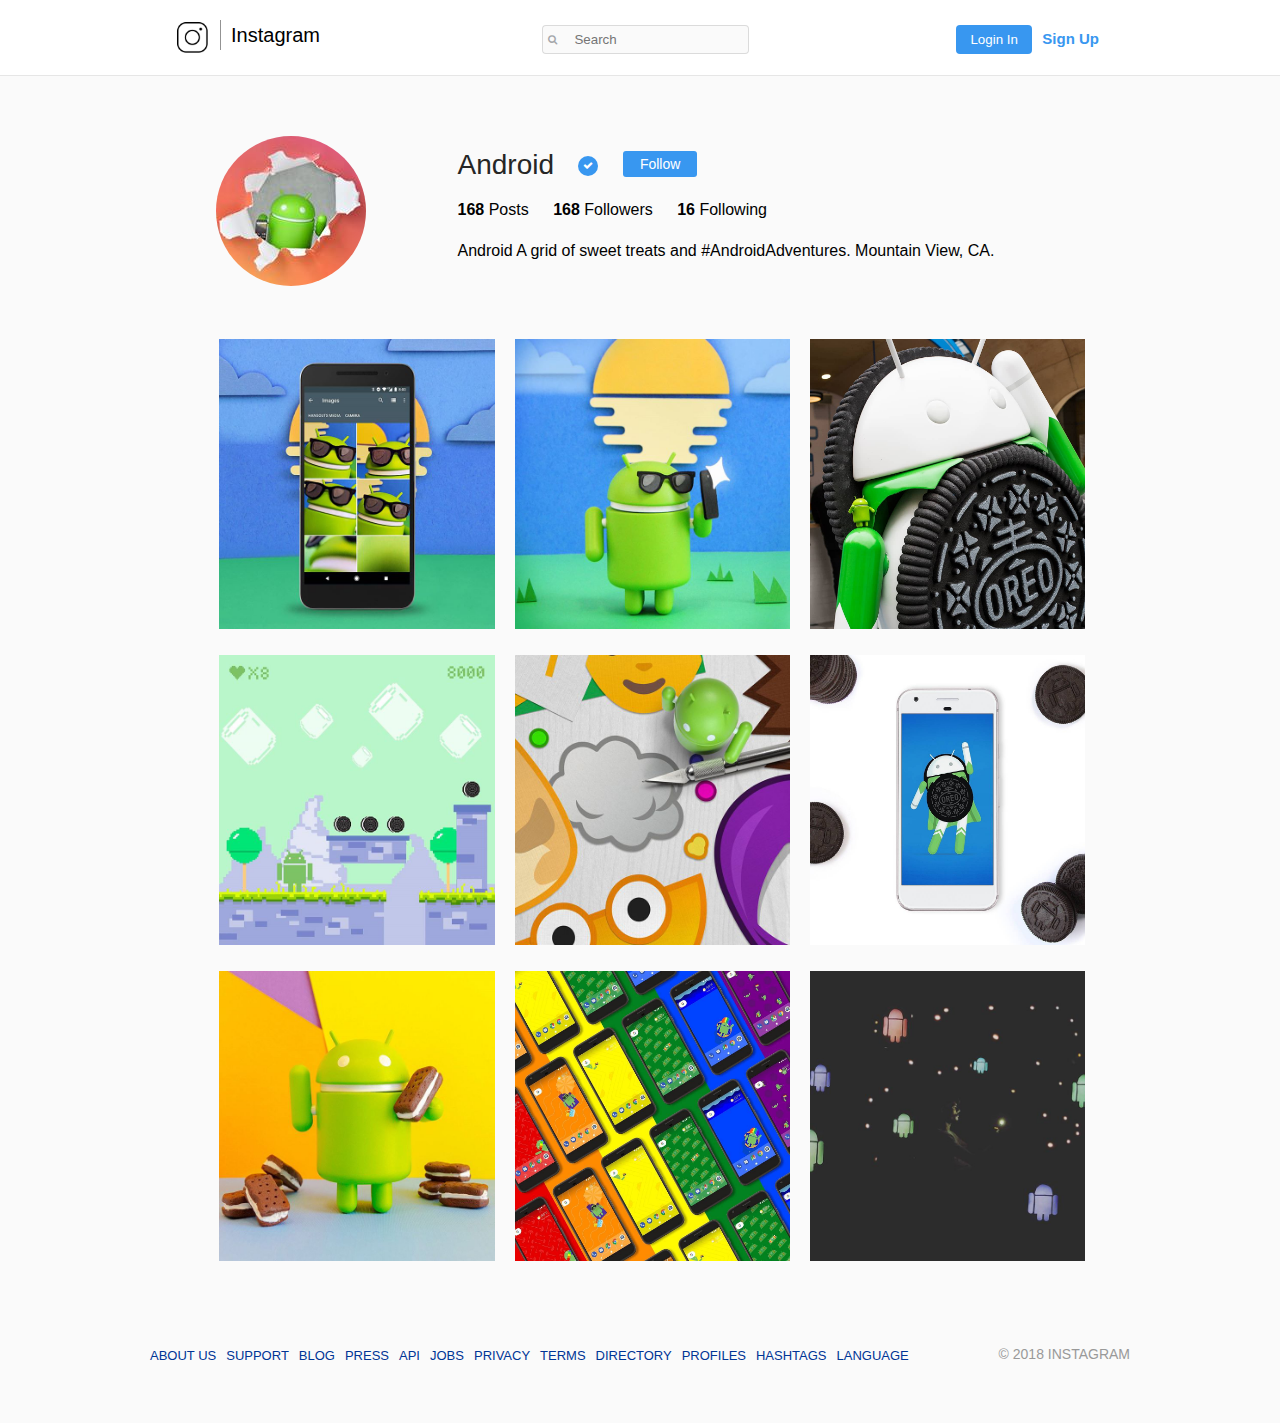
<file: index.html>
<!DOCTYPE html>
<html lang="en">
<head>
    <meta charset="UTF-8">
    <meta name="viewport" content="width=device-width, initial-scale=1.0">
    <meta http-equiv="X-UA-Compatible" content="ie=edge">
    <link rel="shortcut icon" href="./images/fav_icon.png" type="image/x-icon">
    <title>Insta Clone</title>
    <link rel="stylesheet" href="css/reset.css">
    <link rel="stylesheet" href="css/default.css">
    <link rel="stylesheet" href="css/index.css">
    <link rel="stylesheet" href="https://stackpath.bootstrapcdn.com/font-awesome/4.7.0/css/font-awesome.min.css">
</head>
<body>
    
    
    <!-- Header Navbar
        ======================================= -->
    <nav class="upper-navbar">
        <div class="container">

        <!-- logo side -->
        <div class="left-logo">
            <img src="./images/logo.png" alt="" class="brand-logo">
            <span class="logo-separator"></span>
            <h4>Instagram</h4>
        </div>

        <!-- Search -->
        <div class="search-form">
            <form action="">
                <span><i class="fa fa-search"></i></span>
                <input type="text" placeholder="Search">
            </form>
        </div>


        <!-- login & sign-up buttons -->
        <div class="right-buttons">
            <button id="login">Login In</button>
            <button id="sign-up">Sign Up</button>
        </div>

        </div>
    </nav><!-- END Header Navbar -->



    <!-- Profile Info
        ============================================== -->
    <section class="profile_info">
        <div class="container">


        <div class="image_side">
            <img src="./images/profile_image.jpg" alt="">
        </div>
        
        <div class="info_side">

            <!-- profile name & follow button -->
            <div class="upper">
                <h4 id="profile-name">Android</h4>
                <span id="verified-sign"> <i class="fa fa-check"></i> </span>
                <button id="follow-btn">Follow</button>
            </div>
            <!-- END profile name & follow button -->
            
            <!-- posts & followers & following  -->
            <div class="numbers">
                <span id="posts"><strong>168</strong> Posts</span>
                <span id="followers"><strong>168</strong> Followers</span>
                <span id="following"><strong>16</strong> Following</span>
            </div>
            <!-- END posts & followers & following  -->

            <!-- profile description -->
            <div class="description">
                <p>Android A grid of sweet treats and #AndroidAdventures. Mountain View, CA.</p>
            </div>
            <!-- END profile description -->

        </div>
        
        </div>
    </section>
    <!-- END Profile Info -->


    <!-- Posts
        ============================================ -->
    <main class="posts_wrapper">
        <div class="posts_wrapper_container">


            <!-- single post -->
            <div class="single_post">
                <img src="./images/posts/post_1.jpg" alt="" class="thumbnail_image">
                <div class="overlay_container">
                    <p> <span> <i class="fa fa-heart"></i> 100</span> <span> <i class="fa fa-comment"></i> 50</span> </p>
                </div>
            </div>
            <!-- END single post -->

            <!-- single post -->
            <div class="single_post">
                <img src="./images/posts/post_2.jpg" alt="" class="thumbnail_image">
                <div class="overlay_container">
                    <p> <span> <i class="fa fa-heart"></i> 100</span> <span> <i class="fa fa-comment"></i> 50</span> </p>
                </div>
            </div>
            <!-- END single post -->

            <!-- single post -->
            <div class="single_post">
                <img src="./images/posts/post_3.jpg" alt="" class="thumbnail_image">
                <div class="overlay_container">
                    <p> <span> <i class="fa fa-heart"></i> 100</span> <span> <i class="fa fa-comment"></i> 50</span> </p>
                </div>
            </div>
            <!-- END single post -->


            <!-- single post -->
            <div class="single_post">
                <img src="./images/posts/post_4.jpg" alt="" class="thumbnail_image">
                <div class="overlay_container">
                    <p> <span> <i class="fa fa-heart"></i> 100</span> <span> <i class="fa fa-comment"></i> 50</span> </p>
                </div>
            </div>
            <!-- END single post -->

            <!-- single post -->
            <div class="single_post">
                <img src="./images/posts/post_5.jpg" alt="" class="thumbnail_image">
                <div class="overlay_container">
                    <p> <span> <i class="fa fa-heart"></i> 100</span> <span> <i class="fa fa-comment"></i> 50</span> </p>
                </div>
            </div>
            <!-- END single post -->

            <!-- single post -->
            <div class="single_post">
                <img src="./images/posts/post_6.jpg" alt="" class="thumbnail_image">
                <div class="overlay_container">
                    <p> <span> <i class="fa fa-heart"></i> 100</span> <span> <i class="fa fa-comment"></i> 50</span> </p>
                </div>
            </div>
            <!-- END single post -->


            <!-- single post -->
            <div class="single_post">
                <img src="./images/posts/post_7.jpg" alt="" class="thumbnail_image">
                <div class="overlay_container">
                    <p> <span> <i class="fa fa-heart"></i> 100</span> <span> <i class="fa fa-comment"></i> 50</span> </p>
                </div>
            </div>
            <!-- END single post -->

            <!-- single post -->
            <div class="single_post">
                <img src="./images/posts/post_8.jpg" alt="" class="thumbnail_image">
                <div class="overlay_container">
                    <p> <span> <i class="fa fa-heart"></i> 100</span> <span> <i class="fa fa-comment"></i> 50</span> </p>
                </div>
            </div>
            <!-- END single post -->

            <!-- single post -->
            <div class="single_post">
                <img src="./images/posts/post_9.jpg" alt="" class="thumbnail_image">
                <div class="overlay_container">
                    <p> <span> <i class="fa fa-heart"></i> 100</span> <span> <i class="fa fa-comment"></i> 50</span> </p>
                </div>
            </div>
            <!-- END single post -->



        </div>
    </main>
    <!-- Posts -->




    <!-- Footer -->
    <footer>

        <ul class="sites-links">
            <li><a href="#">ABOUT US</a></li>
            <li><a href="#">SUPPORT</a></li>
            <li><a href="#">BLOG</a></li>
            <li><a href="#">PRESS</a></li>
            <li><a href="#">API</a></li>
            <li><a href="#">JOBS</a></li>
            <li><a href="#">PRIVACY</a></li>
            <li><a href="#">TERMS</a></li>
            <li><a href="#">DIRECTORY</a></li>
            <li><a href="#">PROFILES</a></li>
            <li><a href="#">HASHTAGS</a></li>
            <li><a href="#">LANGUAGE</a></li>
        </ul>

        <p class="instagram-brand">© 2018 INSTAGRAM</p>

    </footer>
    <!-- END Footer -->


    <script></script>
</body>
</html>
</file>
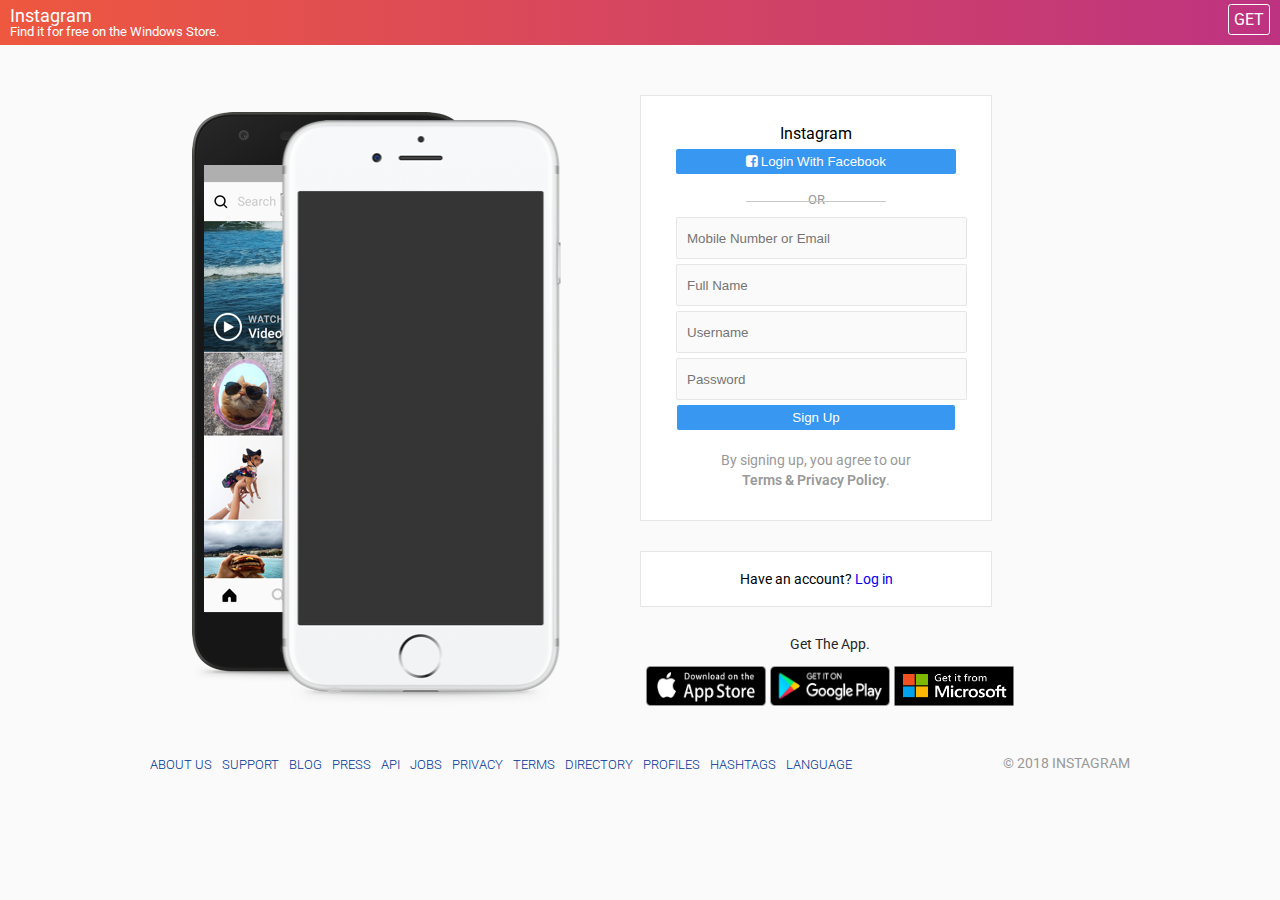
<file: landing_page.html>
<!DOCTYPE html>
<html lang="en">
<head>
    <meta charset="UTF-8">
    <meta name="viewport" content="width=device-width, initial-scale=1.0">
    <meta http-equiv="X-UA-Compatible" content="ie=edge">
    <link rel="shortcut icon" href="./images/fav_icon.png" type="image/x-icon">
    <title>Insta Clone</title>
    <link rel="stylesheet" href="css/reset.css">
    <link rel="stylesheet" href="css/default.css">
    <link rel="stylesheet" href="css/landing_page.css">
    <link href="https://fonts.googleapis.com/css?family=Roboto" rel="stylesheet">
    <link rel="stylesheet" href="https://stackpath.bootstrapcdn.com/font-awesome/4.7.0/css/font-awesome.min.css">
</head>
<body>
    
    
    <!-- Header -->
    <header class="upper-header">

        <div class="left">
            <h4>Instagram</h4>
            <p>Find it for free on the Windows Store.</p>
        </div>

        <div class="right">
            <a href="#">GET</a>
        </div>

    </header>

    <!-- Main Section -->
    <main>

        <!-- Phones Section -->
        <div class="phones-section">
            <img src="./images/38825c9d5aa2.png" alt="">
        </div>

        <!-- Form Side -->
        <div class="form-section">

            <div class="form-wrapper">

                <h4 class="brand-name">Instagram</h4>
                <button id="login-with-fb"> <i class="fa fa-facebook-square"></i> Login With Facebook</button>

                <div class="separator">
                    <span class="line line-left"></span>
                    <span class="text">OR</span>   
                    <span class="line line-right"></span>
                </div>

                <form action="">

                    <input type="text" placeholder="Mobile Number or Email">
                    <input type="text" placeholder="Full Name">
                    <input type="text" placeholder="Username">
                    <input type="text" placeholder="Password">
                    <button>Sign Up</button>

                </form>

                <p class="terms">By signing up, you agree to our <a href="">Terms & Privacy Policy</a>.</p>


            </div>

            <!-- have an account -->
            <div class="have-account-wrapper">
               <p>Have an account? <a href="#">Log in</a></p>
            </div><!-- END have an account -->

            <!-- Get The App -->
            <div class="get-the-app-wrapper">

                <p>Get The App.</p>

                <div class="images-wrapper">
                    <img src="./images/appple_store.png" alt="">
                    <img src="./images/google_play.png" alt="">
                    <img src="./images/windows_app.png" alt="">
                </div>

            </div>
            <!-- END Get The App -->

        </div>


    </main>


    <!-- Footer -->
    <footer>

        <ul class="sites-links">
            <li><a href="#">ABOUT US</a></li>
            <li><a href="#">SUPPORT</a></li>
            <li><a href="#">BLOG</a></li>
            <li><a href="#">PRESS</a></li>
            <li><a href="#">API</a></li>
            <li><a href="#">JOBS</a></li>
            <li><a href="#">PRIVACY</a></li>
            <li><a href="#">TERMS</a></li>
            <li><a href="#">DIRECTORY</a></li>
            <li><a href="#">PROFILES</a></li>
            <li><a href="#">HASHTAGS</a></li>
            <li><a href="#">LANGUAGE</a></li>
        </ul>

        <p class="instagram-brand">© 2018 INSTAGRAM</p>

    </footer>
    <!-- END Footer -->



    <script></script>
</body>
</html>
</file>
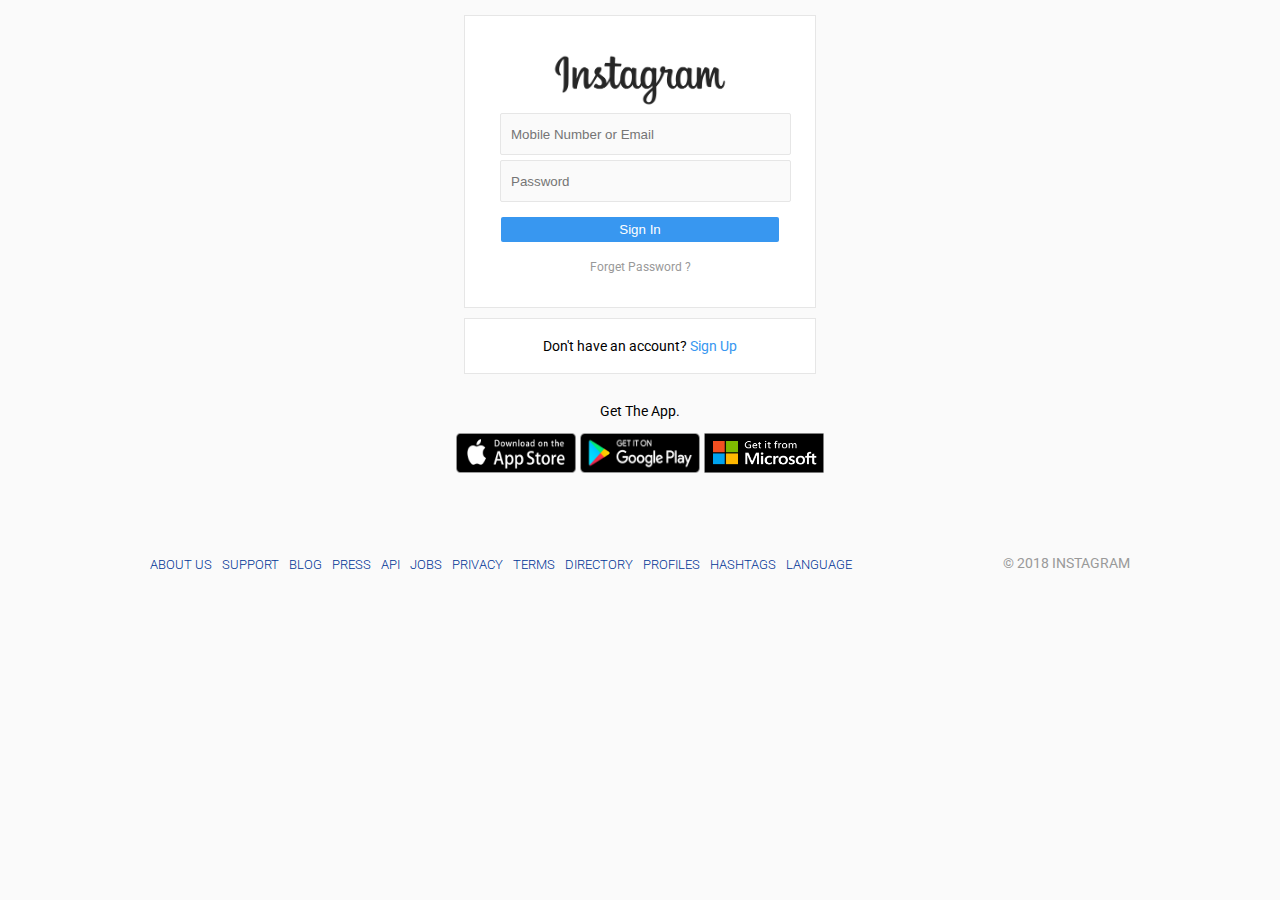
<file: sign_in.html>
<!DOCTYPE html>
<html lang="en">
<head>
    <meta charset="UTF-8">
    <meta name="viewport" content="width=device-width, initial-scale=1.0">
    <meta http-equiv="X-UA-Compatible" content="ie=edge">
    <title>Sign In</title>
    <link rel="stylesheet" href="css/reset.css">
    <link rel="stylesheet" href="css/default.css">
    <link rel="stylesheet" href="css/sign_in.css">
    <link href="https://fonts.googleapis.com/css?family=Roboto" rel="stylesheet">
    <link rel="stylesheet" href="https://stackpath.bootstrapcdn.com/font-awesome/4.7.0/css/font-awesome.min.css">
</head>
<body>
    
    
    

    <!-- Main Section -->
    <main>

        <!-- Form Side -->
        <div class="form-section">

            <div class="form-wrapper">

                <h4 class="brand-name">
                    <img src="./images/Instagram_logo_text.png" alt="">
                </h4>

                
                <form action="">

                    <input type="text" placeholder="Mobile Number or Email">
                    <input type="text" placeholder="Password">
                    <button>Sign In</button>

                </form>

                <p class="terms"><a href="">Forget Password ?</a></p>


            </div>

            <!-- have an account -->
            <div class="have-account-wrapper">
               <p>Don't have an account? <a href="#">Sign Up</a></p>
            </div><!-- END have an account -->

            <!-- Get The App -->
            <div class="get-the-app-wrapper">

                <p>Get The App.</p>

                <div class="images-wrapper">
                    <img src="./images/appple_store.png" alt="">
                    <img src="./images/google_play.png" alt="">
                    <img src="./images/windows_app.png" alt="">
                </div>

            </div>
            <!-- END Get The App -->

        </div>


    </main>


    <!-- Footer -->
    <footer>

        <ul class="sites-links">
            <li><a href="#">ABOUT US</a></li>
            <li><a href="#">SUPPORT</a></li>
            <li><a href="#">BLOG</a></li>
            <li><a href="#">PRESS</a></li>
            <li><a href="#">API</a></li>
            <li><a href="#">JOBS</a></li>
            <li><a href="#">PRIVACY</a></li>
            <li><a href="#">TERMS</a></li>
            <li><a href="#">DIRECTORY</a></li>
            <li><a href="#">PROFILES</a></li>
            <li><a href="#">HASHTAGS</a></li>
            <li><a href="#">LANGUAGE</a></li>
        </ul>

        <p class="instagram-brand">© 2018 INSTAGRAM</p>

    </footer>
    <!-- END Footer -->



    <script></script>
</body>
</html>
</file>
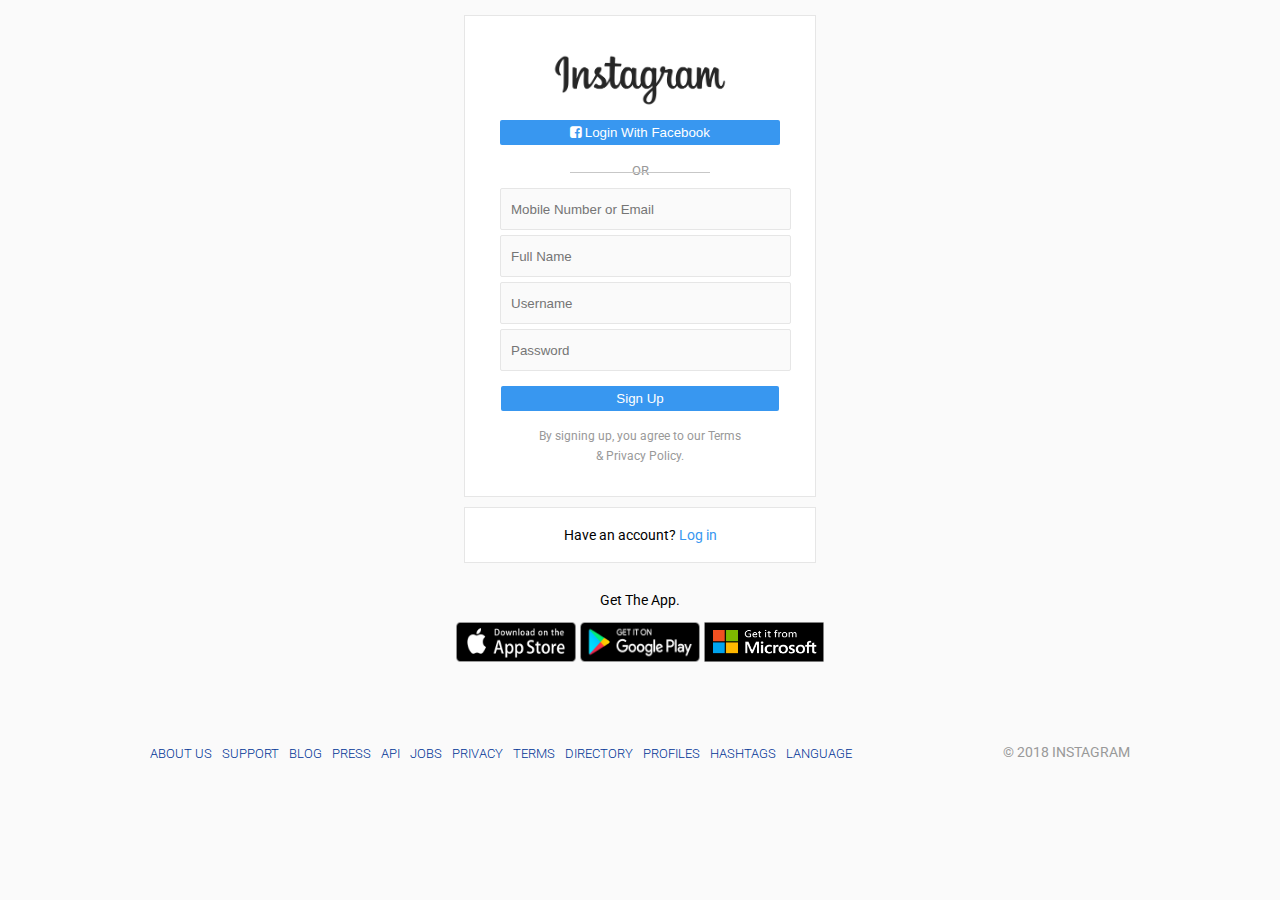
<file: sign_up.html>
<!DOCTYPE html>
<html lang="en">
<head>
    <meta charset="UTF-8">
    <meta name="viewport" content="width=device-width, initial-scale=1.0">
    <meta http-equiv="X-UA-Compatible" content="ie=edge">
    <link rel="shortcut icon" href="./images/fav_icon.png" type="image/x-icon">
    <title>Sign In</title>
    <link rel="stylesheet" href="css/reset.css">
    <link rel="stylesheet" href="css/default.css">
    <link rel="stylesheet" href="css/sign_in.css">
    <link href="https://fonts.googleapis.com/css?family=Roboto" rel="stylesheet">
    <link rel="stylesheet" href="https://stackpath.bootstrapcdn.com/font-awesome/4.7.0/css/font-awesome.min.css">
</head>
<body>
    
    
    

    <!-- Main Section -->
    <main>

        <!-- Form Side -->
        <div class="form-section">

            <div class="form-wrapper">

                <h4 class="brand-name">
                    <img src="./images/Instagram_logo_text.png" alt="">
                </h4>
                <button id="login-with-fb"> <i class="fa fa-facebook-square"></i> Login With Facebook</button>

                <div class="separator">
                    <span class="line line-left"></span>
                    <span class="text">OR</span>   
                    <span class="line line-right"></span>
                </div>

                <form action="">

                    <input type="text" placeholder="Mobile Number or Email">
                    <input type="text" placeholder="Full Name">
                    <input type="text" placeholder="Username">
                    <input type="text" placeholder="Password">
                    <button>Sign Up</button>

                </form>

                <p class="terms">By signing up, you agree to our <a href="">Terms & Privacy Policy</a>.</p>


            </div>

            <!-- have an account -->
            <div class="have-account-wrapper">
               <p>Have an account? <a href="#">Log in</a></p>
            </div><!-- END have an account -->

            <!-- Get The App -->
            <div class="get-the-app-wrapper">

                <p>Get The App.</p>

                <div class="images-wrapper">
                    <img src="./images/appple_store.png" alt="">
                    <img src="./images/google_play.png" alt="">
                    <img src="./images/windows_app.png" alt="">
                </div>

            </div>
            <!-- END Get The App -->

        </div>


    </main>


    <!-- Footer -->
    <footer>

        <ul class="sites-links">
            <li><a href="#">ABOUT US</a></li>
            <li><a href="#">SUPPORT</a></li>
            <li><a href="#">BLOG</a></li>
            <li><a href="#">PRESS</a></li>
            <li><a href="#">API</a></li>
            <li><a href="#">JOBS</a></li>
            <li><a href="#">PRIVACY</a></li>
            <li><a href="#">TERMS</a></li>
            <li><a href="#">DIRECTORY</a></li>
            <li><a href="#">PROFILES</a></li>
            <li><a href="#">HASHTAGS</a></li>
            <li><a href="#">LANGUAGE</a></li>
        </ul>

        <p class="instagram-brand">© 2018 INSTAGRAM</p>

    </footer>
    <!-- END Footer -->



    <script></script>
</body>
</html>
</file>
<file: css/default.css>
body{
    background-color:#fafafa;
    font-family: 'Roboto', sans-serif;
}

a{
    text-decoration:none; 
}




.form-wrapper .separator{
    width:40%;
    margin:0 auto; 
    margin-top:10px;
    margin-bottom:10px;
    position: relative;
}

.form-wrapper .separator span.line{
    position: absolute;
    width:100px;
    height: 1px;
    display: block;
    background-color:#c7c7c7;
    top:10px; 
}
.form-wrapper .separator span.line-left{
    left:0px; 
}

.form-wrapper .separator span.line-right{
    right:0px;
}



.form-wrapper .separator span.text{
    font-size:13px; 
    color:#999; 
}




/* Footer
    =======================================  */
footer{
    max-width: 980px;
    margin:0 auto;
    margin-top: 40px;
    margin-bottom:60px; 
}

footer:before,
footer:after{
    content: '';
    display:block; 
}
footer:after{
    clear: both;
}


/* site links */
footer .sites-links{
    float:left; 
}
footer .sites-links,
footer .sites-links{
    content: '';
    display:block; 
}
footer .sites-links{
    clear: both;
}

footer .sites-links li{
    float:left;
    margin-right: 10px;
}
footer .sites-links li a{
    font-size:13px;
    color:#003596;
    font-weight:300;   
}


/* instagram brand */
footer .instagram-brand{
    float: right;
    color:#999; 
    font-size:14px; 
}
</file>
<file: css/index.css>
/* Navbar
    ===============================================  */
nav.upper-navbar{
    border-bottom:solid 1px #e6e6e6;
    background-color:#FFF;
    height:75px; 
}
nav.upper-navbar:before,
nav.upper-navbar:after{
    content: '';
    display:block; 
}
nav.upper-navbar:after{
    clear: both;
}


nav.upper-navbar .container{
    max-width:930px;
    margin:0 auto; 
}


/* logo side */
nav.upper-navbar .search-form{
    margin:0 auto;
    width: 215px;
    padding-top:25px;
    display:inline-block;
    position: relative; 
    left: 25%;
}
nav.upper-navbar .search-form form{}

nav.upper-navbar .search-form form span{
    background-color:#fafafa;
    border:solid 1px #dbdbdb;
    border-right:none; 
    display: inline-block;
    width:10%;
    position: relative;
    right: -4px;
    top: -1px;
    border-top-left-radius:4px; 
    border-bottom-left-radius:4px;
}
nav.upper-navbar .search-form form span i{
    font-size:10px;
    padding:8.5px 5px;
    color:#a5a7aa; 
}

nav.upper-navbar .search-form form input[type="text"]{
    background-color:#fafafa;
    border:solid 1px #dbdbdb;
    border-radius:4px;
    border-top-left-radius:0px; 
    border-bottom-left-radius:0px;
    border-left:none; 
    height:25px;
    padding-left:10px;    
    width:80%; 
    display: inline-block;
    outline: none;
}



/* search bar */
nav.upper-navbar .left-logo{
    float:left;
    width:130px;
    position: relative;
    top:20px; 
}
nav.upper-navbar .left-logo:before,
nav.upper-navbar .left-logo::after{
    content:'';
    display:block;  
}
nav.upper-navbar .left-logo::after{
    clear: both;
}


nav.upper-navbar .left-logo img{
    max-width:35px;
    float: left;
}
nav.upper-navbar .left-logo span.logo-separator{
    display: inline-block;
    width:1px;
    height: 30px;
    background-color:#939393;
    position: relative;
    left: 10px;
}

nav.upper-navbar .left-logo h4{
    float: right;
    position: relative;
    right: -15px;
    top: 5px;
    font-size:20px; 
}


/* buttons side */
nav.upper-navbar .right-buttons{
    float:right;
    position: relative;
    top: 25px;
}

nav.upper-navbar .right-buttons button{
    border:none; 
}

nav.upper-navbar .right-buttons button#login{
    background-color:#3897f0; 
    color:#FFFFFF;
    padding:7px 14px;
    text-align: center;
    border-radius:4px;  
}

nav.upper-navbar .right-buttons button#sign-up{
    color:#3897f0;
    background-color:transparent;
    font-size:15px;
    font-weight:bold;   
}


/* Profile Information Info
    ============================  */
section.profile_info{
    margin-top:60px; 
}
section.profile_info:before,
section.profile_info:after{
    content:'';
    display: block; 
}
section.profile_info:after{
    clear: both;
}

/* container */
section.profile_info .container{
    max-width: 930px;
    margin:0 auto; 
}



/* Image Side
    ===================  */
section.profile_info .image_side{
    float: left;
    width: 25%;
    text-align:center; 
}
section.profile_info .image_side img{
    max-width:153px;
    border-radius:50%; 
}




/* info Side
    ===================  */
section.profile_info .info_side{
    float: right;
    width: 75%;
    padding-top:15px; 
}


/* Upper */
section.profile_info .info_side .upper{
    padding-left:50px; 
     
}

section.profile_info .info_side .upper #profile-name{
    font-size:28px;
    color:#262626;
    font-weight: lighter;
    display: inline-block;
}
section.profile_info .info_side .upper #verified-sign{
    display: inline-block;
    width:20px; 
    height:20px;
    border-radius:50%;
    color:#FFF;
    background-color:#3897f0;
    text-align:center;
    margin-left:20px; 
    margin-right:20px; 
}
section.profile_info .info_side .upper #verified-sign{
    font-size:10px;
    line-height:20px;
    position: relative;
    top:-5px; 
}
section.profile_info .info_side .upper #follow-btn{
    display: inline-block;
    background-color:#3897f0;
    color:#FFF;
    border:none;
    padding:5px 17px;
    text-align:center;
    border-radius:3px;
    font-size:14px; 
    position: relative;
    top:-5px; 
}


/* numbers */
section.profile_info .info_side .numbers{
     margin-top:20px; 
     margin-bottom:25px; 
     padding-left:50px; 
}
section.profile_info .info_side .numbers strong{
    font-weight:bolder;
    font-size:16px;  
}


section.profile_info .info_side .numbers span{
    font-size:16px;
    margin-right:20px; 
}
section.profile_info .info_side .numbers #posts{}
section.profile_info .info_side .numbers #followers{}
section.profile_info .info_side .numbers #following{}


/* description */
section.profile_info .info_side .description{
    padding-left:50px; 
}



/* Main Section
    Posts Wrapper
    ====================================================================== */
.posts_wrapper{
    max-width:935px;
    margin:0 auto; 
    margin-top:50px;
    margin-bottom:60px; 
}

.posts_wrapper_container{
    position: relative;
    width:100%; 
}

.posts_wrapper_container:before,
.posts_wrapper_container:after{
    content:'';
    display:block;  
}
.posts_wrapper_container:after{
    clear: both;
}




/* Single Post */
.posts_wrapper_container .single_post{
    position: relative;
    overflow: hidden;
    cursor: pointer;
}

.posts_wrapper_container .single_post .thumbnail_image{
    position: relative;
    width:100%;
    height:100%; 
}

.posts_wrapper_container .single_post .overlay_container{
    position:absolute;
    left:0px;
    top:0px;
    width:100%;   
    height:100%;
    background-color:rgba(000, 000, 000, 0.3);
    text-align:center;
    display:none; 
}
.posts_wrapper_container .single_post .overlay_container p{
    color:#FFF;
    font-size:18px;
    line-height:300px; 
}
.posts_wrapper_container .single_post .overlay_container p span:first-child{
    margin-right:35px; 
}

.posts_wrapper_container .single_post:hover > .overlay_container{
    display:block; 
}












/** ========================================================================
    Media Queries
    ======================================================================== **/





/** =================================================
    320px and larger
    ================================================= **/
    @media only screen and (min-width : 320px) {
        
        .posts_wrapper_container{
            width:80%;
            margin:0 auto;   
        }

        /* single post */
        .posts_wrapper_container .single_post{
            float: none;
            width:100%;
            height:290px;
            margin-bottom:26px;
            margin-right:0px;
        }
        
        
    }
    
    
    
    
/** =================================================
    480px and larger
    ================================================= **/
    /* Extra Small Devices, Phones */ 
    @media only screen and (min-width : 480px) {
        
        
        .posts_wrapper_container{
            width:95%;
            margin:0 auto;
            margin-left:5%; 
        }

        /* single post */
        .posts_wrapper_container .single_post{
            float: left;
            width:45%;
            height:290px;
            margin-right:25px;
        }
        
        
    }
    
    
    
    
    
/** =================================================
    768px and larger
    ================================================= **/
    /* Small Devices, Tablets */
    @media only screen and (min-width : 768px) {
        
        
     /* single post */
    .posts_wrapper_container .single_post{
        float: left;
        width:31%;
        height:290px;
        margin-bottom:26px;
        margin-right:20px;
    }

        

        
        

}
    
    
    
    
/** =================================================
    992px and larger
    ================================================= **/
/* Medium Devices, Desktops */
@media only screen and (min-width : 992px) {
    
        
        
    
    
}
    
    
    
    
    
    
    
    
/** =================================================
    1200px and larger
    ================================================= **/
/* Large Devices, Wide Screens */
@media only screen and (min-width : 1200px) {
    
    
    
    
    
    
}
</file>
<file: css/landing_page.css>
/* Header
    =======================================  */
header.upper-header{
    background: linear-gradient(to left, #bd3381, #ee583f);
    padding:7px 10px; 
}
header.upper-header:before,
header.upper-header:after{
    content: '';
    display: block;
}
header.upper-header:after{
    clear:both; 
}


header.upper-header .left{
    float:left;
    color:#FFF;
}
header.upper-header .left h4{
    font-size:18px; 
}
header.upper-header .left p{
    font-size:13px; 
}




header.upper-header .right{
    float:right;
}
header.upper-header .right a{
    border:solid 1px #FFF;
    border-radius:3px; 
    padding: 5px;
    color: #FFF;
    position: relative;
    top:5px; 
}



/* Main
    =======================================  */
main{
    max-width: 980px;
    margin:0 auto;
    margin-top: 50px; 
}
main:before,
main:after{
    content:'';
    display: block; 
}
main:after{
    clear: both;
}

/** Phones Section
    ==============  **/
main .phones-section{
    float:left;
    width:50%;  
}
main .phones-section img{

}






/** Form Section
    ==============  **/
main .form-section{
    float:right;
    width:50%;
}

/* form wrapper */
main .form-section .form-wrapper{
    background-color:#FFF;
    border:solid 1px #e6e6e6;
    max-width: 350px;
    text-align:center; 
    padding:30px 0px; 
}


/* Form */
main .form-section .form-wrapper form{
    width:80%;
    margin:0 auto;  
}

/* text input */
main .form-section .form-wrapper form input[type="text"],
main .form-section .form-wrapper form input[type="email"],
main .form-section .form-wrapper form input[type="password"]{
    display: block;
    width:99%;
    margin-bottom:5px;
    height:38px;
    border:solid 1px #e6e6e6;
    border-radius:2px;
    background-color:#fafafa;
    padding-left:10px;     
}

/* sign up button */
main .form-section .form-wrapper form button{
    background-color:#3897f0;
    color:#FFF;
    padding:5px;   
    width:99%;
    border-radius:2px;
    border:none;
    margin-bottom:10px; 
}



/* login with fb */
main .form-section .form-wrapper #login-with-fb{
    background-color:#3897f0;
    color:#FFFFFF;
    border:none;
    padding:5px;
    text-align:center;  
    width:80%;
    margin:0 auto;
    margin-top:7px;  
    margin-bottom:7px;  
    border-radius:2px;
}

/* Terms */
p.terms{
    width:60%;
    margin:0 auto;
    color:#999999;
    font-size:14px;
    margin-top:10px;
    line-height:20px;   
}

p.terms a{
    font-weight:600; 
    color:#999999; 
}


/* have account */
main .form-section .have-account-wrapper{
    background-color:#FFF;
    border:solid 1px #e6e6e6;
    max-width: 350px;
    text-align:center; 
    padding:20px 0px;
    margin-top: 30px;
    font-size:14px; 
}


/* get the app wrapper */
main .form-section .get-the-app-wrapper{
    text-align:center;  
    max-width: 380px;
    margin-top: 30px;
}
main .form-section .get-the-app-wrapper p{
    margin-bottom:15px; 
    font-size:14px;
    color:#262626; 
}
main .form-section .get-the-app-wrapper img{
    width:120px;
    height: 40px; 
}






/** ========================================================================
    Media Queries
    ======================================================================== **/





/** =================================================
    320px and larger
    ================================================= **/
    @media only screen and (min-width : 320px) {
        
        
        
        
        
    }
    
    
    
    
/** =================================================
    480px and larger
    ================================================= **/
    /* Extra Small Devices, Phones */ 
    @media only screen and (min-width : 480px) {
        
        
        
        
        
    }
    
    
    
    
    
/** =================================================
    768px and larger
    ================================================= **/
    /* Small Devices, Tablets */
    @media only screen and (min-width : 768px) {
        
        
     /* single post */
    .posts_wrapper_container .single_post{
        float: left;
        width:31%;
        height:290px;
        margin-bottom:26px;
        margin-right:20px;
    }

        

        
        

}
    
    
    
    
/** =================================================
    992px and larger
    ================================================= **/
/* Medium Devices, Desktops */
@media only screen and (min-width : 992px) {
    
        
        
    
    
}
    
    
    
    
    
    
    
    
/** =================================================
    1200px and larger
    ================================================= **/
/* Large Devices, Wide Screens */
@media only screen and (min-width : 1200px) {
    
    
    
    
    
    
}
</file>
<file: css/sign_in.css>
/* Main
    =======================================  */
main{
    max-width: 980px;
    margin:0 auto;
    margin-top: 15px; 
    margin-bottom: 80px; 
}
main:before,
main:after{
    content:'';
    display: block; 
}
main:after{
    clear: both;
}


.brand-name{
}
.brand-name img{ 
    max-width:180px;
}


/** Form Section
    ==============  **/
main .form-section{
    max-width:980px;
}

/* form wrapper */
main .form-section .form-wrapper{
    background-color:#FFF;
    border:solid 1px #e6e6e6;
    max-width: 350px;
    text-align:center; 
    padding:30px 0px;
    margin:0 auto; 
}


/* Form */
main .form-section .form-wrapper form{
    width:80%;
    margin:0 auto;  
}

/* text input */
main .form-section .form-wrapper form input[type="text"],
main .form-section .form-wrapper form input[type="email"],
main .form-section .form-wrapper form input[type="password"]{
    display: block;
    width:99%;
    margin-bottom:5px;
    height:38px;
    border:solid 1px #e6e6e6;
    border-radius:2px;
    background-color:#fafafa;
    padding-left:10px;     
}

/* sign up button */
main .form-section .form-wrapper form button{
    background-color:#3897f0;
    color:#FFF;
    padding:5px;   
    width:99%;
    border-radius:2px;
    border:none;
    margin-top:10px; 
}



/* login with fb */
main .form-section .form-wrapper #login-with-fb{
    background-color:#3897f0;
    color:#FFFFFF;
    border:none;
    padding:5px;
    text-align:center;  
    width:80%;
    margin:0 auto;
    margin-top:7px;  
    margin-bottom:7px;  
    border-radius:2px;
}

/* Terms */
p.terms{
    width:60%;
    margin:0 auto;
    color:#999999;
    line-height:20px; 
    margin-top:15px;
    font-size:12px;     
}

p.terms a{ 
    color:#999999; 
}


/* have account */
main .form-section .have-account-wrapper{
    background-color:#FFF;
    border:solid 1px #e6e6e6;
    max-width: 350px;
    text-align:center; 
    padding:20px 0px;
    margin:0 auto; 
    margin-top: 10px;
    font-size:14px; 
}

main .form-section .have-account-wrapper p a{
    color: #3897f0;
}



/* get the app wrapper */
main .form-section .get-the-app-wrapper{
    text-align:center;  
    max-width: 380px;
    margin:0 auto; 
    margin-top: 30px;
}
main .form-section .get-the-app-wrapper p{
    margin-bottom:15px; 
    font-size: 14px;
}



main .form-section .get-the-app-wrapper img{
    width:120px;
    height: 40px; 
}







/** ========================================================================
    Media Queries
    ======================================================================== **/





/** =================================================
    320px and larger
    ================================================= **/
    @media only screen and (min-width : 320px) {
        
        
        
        
        
    }
    
    
    
    
/** =================================================
    480px and larger
    ================================================= **/
    /* Extra Small Devices, Phones */ 
    @media only screen and (min-width : 480px) {
        
        
        
        
        
    }
    
    
    
    
    
/** =================================================
    768px and larger
    ================================================= **/
    /* Small Devices, Tablets */
    @media only screen and (min-width : 768px) {
        
        
     /* single post */
    .posts_wrapper_container .single_post{
        float: left;
        width:31%;
        height:290px;
        margin-bottom:26px;
        margin-right:20px;
    }

        

        
        

}
    
    
    
    
/** =================================================
    992px and larger
    ================================================= **/
/* Medium Devices, Desktops */
@media only screen and (min-width : 992px) {
    
        
        
    
    
}
    
    
    
    
    
    
    
    
/** =================================================
    1200px and larger
    ================================================= **/
/* Large Devices, Wide Screens */
@media only screen and (min-width : 1200px) {
    
    
    
    
    
    
}
</file>
